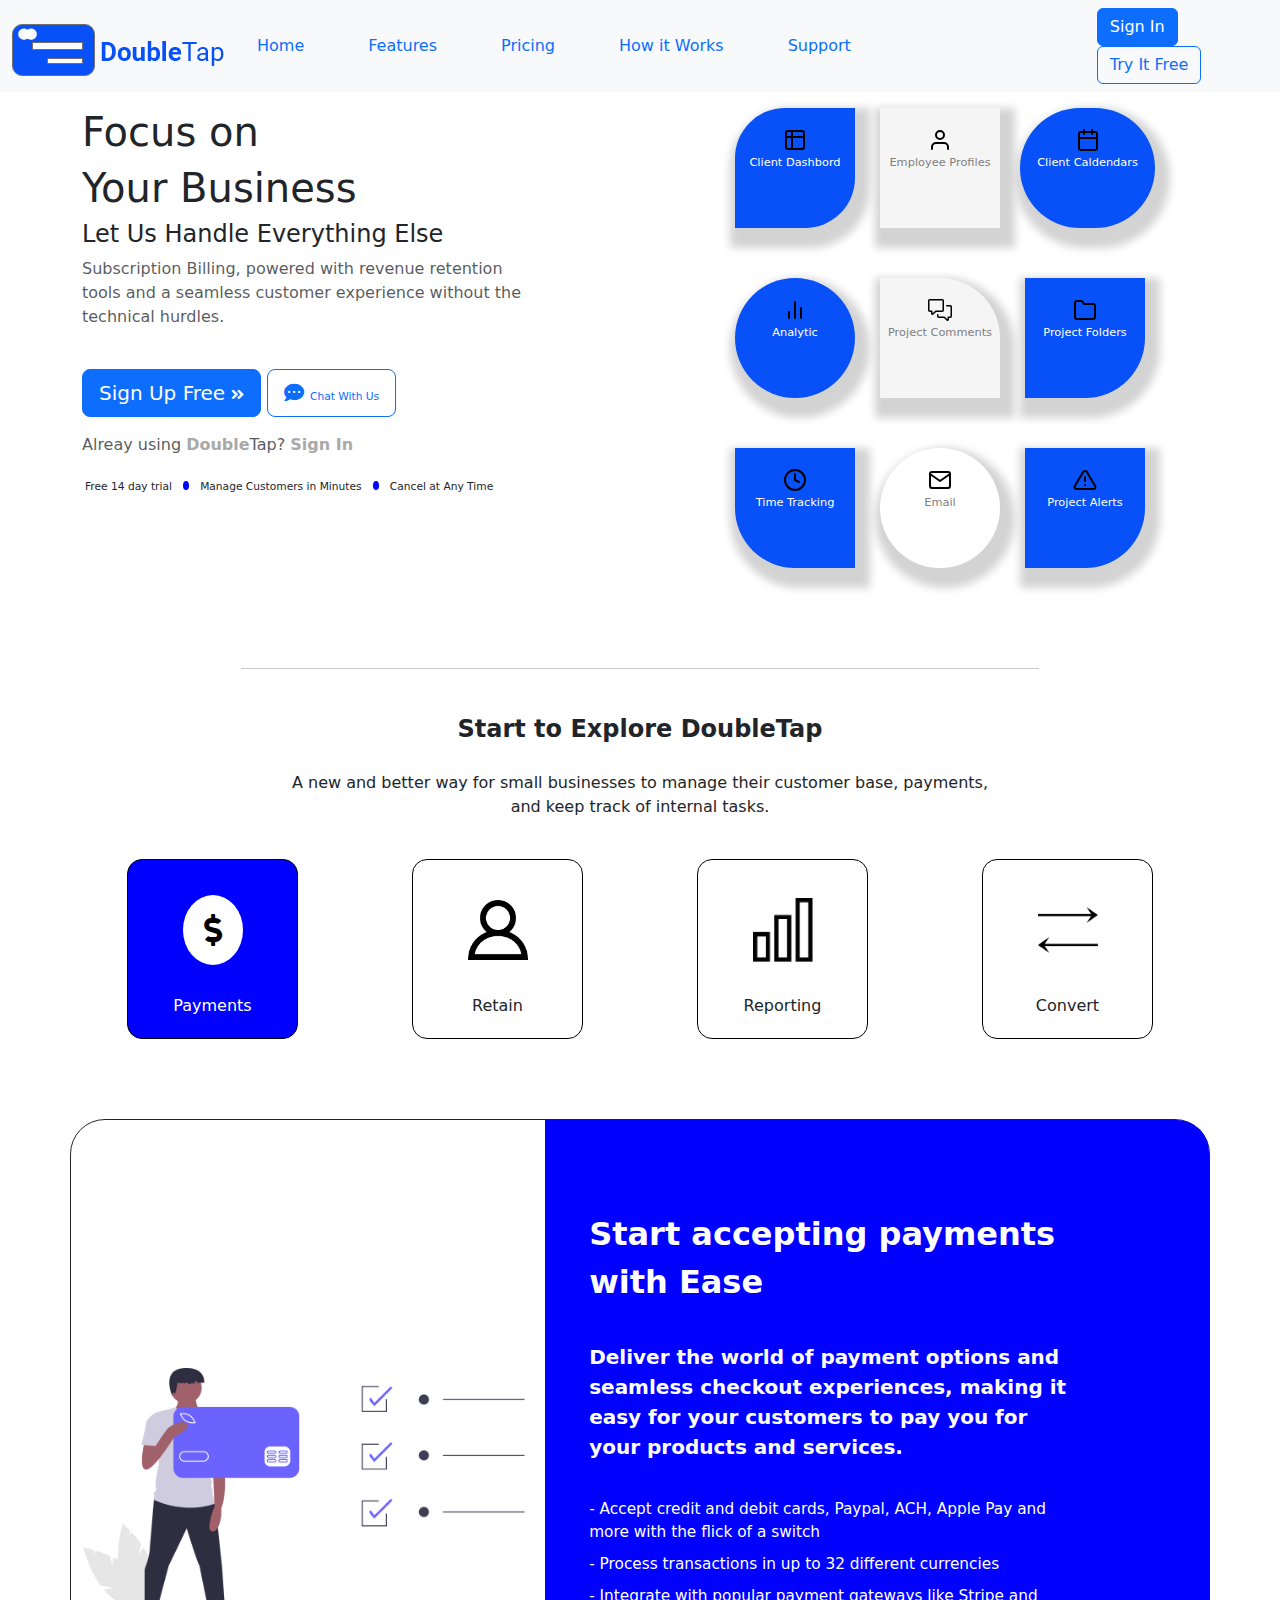
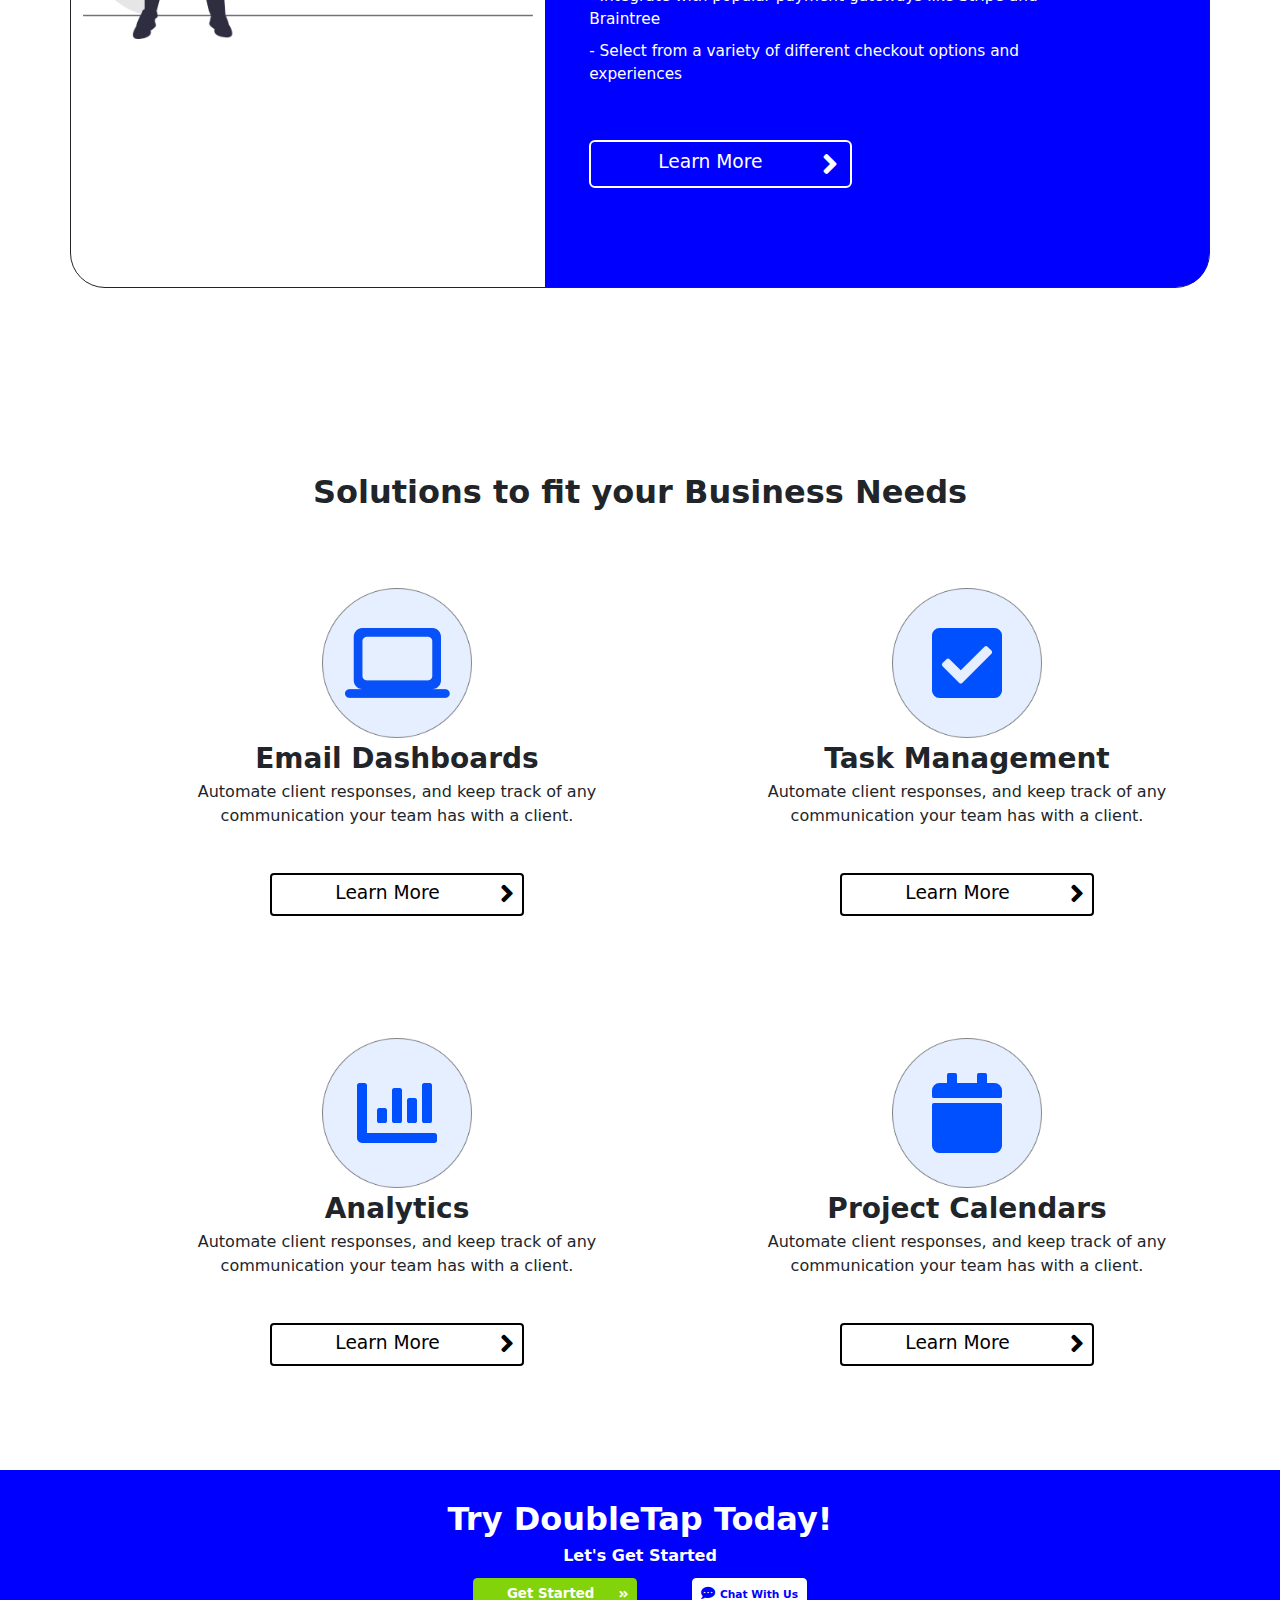
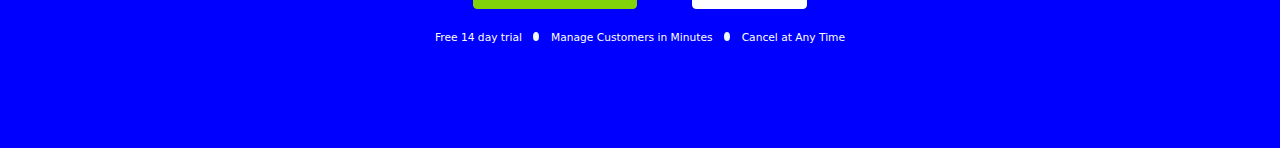
<file: index/index.html>
<!--
# sign-up - Salim
# sign-in - Fabian
# landing/index body - Swan - Project manager
    landing and how-it-works footers - Swan
# how-it-works body - Enoch
    landing and how-it-works navbar - Enoch
    landing and how-it-works 'focus on business' section - Enoch
 -->

<!DOCTYPE html>
<html lang="en">
<head>
<meta charset="UTF-8">
<meta name="viewport" content="width=device-width, initial-scale=1.0">
<meta http-equiv="X-UA-Compatible" content="ie=edge">
<meta name="Description" content="Enter your description here"/>
<link rel="stylesheet" href="https://cdnjs.cloudflare.com/ajax/libs/twitter-bootstrap/5.1.0/css/bootstrap.min.css">
<link rel="stylesheet" href="https://cdnjs.cloudflare.com/ajax/libs/font-awesome/5.15.4/css/all.min.css">
<link rel="stylesheet" href="main.css">
<title>DoubleTap CRM - Explore</title>
</head>
<body>

    <nav class="navbar navbar-expand-lg bg-body-tertiary"> <!-- beginning of navigation bar by Enoch-->
        <div class="container-fluid">
            <a class="navbar-brand" href="../index/index.html">
                <img src="../images_all/CRM-Main/Logo.png" alt="doubletap logo" width="" height="30" class="d-inline-block align-text-top">
            </a>
            <div class="collapse navbar-collapse">
                <div class="collapse navbar-collapse" id="navbarTogglerDemo03">
                    <ul class="nav justify-content-center">
                        <li class="nav-item">
                            <a class="nav-link" href="../index/index.html">Home</a>
                        </li>
                        <li class="nav-item">
                            <a class="nav-link" href="#"></a>
                        </li>
                        <li class="nav-item">
                            <a class="nav-link" href="#">Features</a>
                        </li>
                        <li class="nav-item">
                            <a class="nav-link" href="#"></a>
                        </li>
                        <li class="nav-item">
                            <a class="nav-link" href="#">Pricing</a>
                        </li>
                        <li class="nav-item">
                            <a class="nav-link" href="#"></a>
                        </li>
                        <li class="nav-item">
                            <a class="nav-link" href="../how_it_works/how_it_works.html">How it Works</a>
                        </li>
                        <li class="nav-item">
                            <a class="nav-link" href="#"></a>
                        </li>
                        <li class="nav-item">
                            <a class="nav-link" href="#">Support</a>
                        </li>
                        <li class="nav-item">
                            <a class="nav-link" href="#"></a>
                        </li>
                    </ul>
                    <div class=col></div>
                        <div class=col-2>
                            <a class="btn btn-primary" href="../sign_in/sign_in.html" role="button">Sign In</a>
                            <a class="btn btn-outline-primary" href="#" role="button">Try It Free</a>
                        </div>
                 </div>
            


            </div>
        </div> 
    </nav> <!-- end of navigation bar by Enoch-->

    <div class ="container"> <!--begining of focuos on your business by Enoch-->
        <div class = "row">
            <div><p></p></div>
        </div>
        <div class = "row">
            <div class = "col-5">
                <div><h1>Focus on</h1></div>
                <div><h1>Your Business</h1></div>
                <div><h4>Let Us Handle Everything Else</h4></div>
                <p class="text-muted">Subscription Billing, powered with revenue retention tools and 
                        a seamless customer experience without the technical hurdles.</p><br>
                        <a href="../sign_up/sign_up.html" class="btn btn-lg btn-primary">
                            <span span-get-started>Sign Up Free</span>
                            <i  class="fas fa-solid fa-angle-double-right fa-xs"></i></a>
                </button>
                <button id="btn-chat-foucs" class="btn btn-lg btn-outline-primary" type="button">
                    <i class="fas fa-comment-dots fa" alt="chat bubble image"></i>
                    <span id="span-chat">Chat With Us</span>
                </button>
                <div><p></p></div>
                <div class="text-muted">Alreay using <span class="bold-font">Double</span>Tap? <span class="bold-font">
                     Sign In</span></div>
                <div><p></p></div>
                            <div id="footer-ad-bottom">
                            <span>Free 14 day trial</span>
                            <img class="mini-ellipse-img" alt=""></img>
                            <span>Manage Customers in Minutes</span>
                            <img class="mini-ellipse-img" alt=""></img>
                            <span>Cancel at Any Time</span>
                            </div>
                
            </div>
            <div class="col-2">
            </div>
            <div class="col-5" >
                <div class="row">
                    <div class="square square-md col-2" id="teardrop">
                        <img src="../images_all/CRM-Main/table.svg" class="alignment" alt="..."><small>Client Dashbord</small> 
                    </div>
                    
                    <div class="square square-md col-2" id="box">
                        <img src="../images_all/CRM-Main/user.svg" class="alignment" alt="..."><small>Employee Profiles</small> 
                    </div>
                    
                    <div class="square square-md col-2" id="oval">
                        <img src="../images_all/CRM-Main/calendar.svg" class="alignment" alt="..."><small>Client Caldendars</small> 
                    </div>
                    </div>
                    <div class="row">
                        <div class="square square-md col-2" id="circle">
                            <img src="../images_all/CRM-Main/bar-chart-2.svg" class="alignment" alt="..."><small>Analytic</small> 
                        </div>
                        
                        <div class="square square-md col-2" id="top-right-curve">
                            <img src="../images_all/CRM-Main/comment-discussion.svg" class="alignment" alt="..."><small>Project Comments</small> 
                        </div>
                        
                        <div class="square square-md col-2" id="bottom-right-curve">
                            <img src="../images_all/CRM-Main/folder.svg" class="alignment" alt="..."><small>Project Folders</small> 
                        </div>
                    </div>
                    <div class="row">
                    <div class="square square-md col-2" id="bottom-left-curve">
                            <img src="../images_all/CRM-Main/clock.svg" class="alignment" alt="..."><small>Time Tracking</small> 
                        </div>
                        
                        <div class="square square-md col-2" id="circle-white">
                            <img src="../images_all/CRM-Main/mail.svg" class="alignment" alt="..."><small>Email</small> 
                        </div>
                        
                        <div class="square square-md col-2" id="bottom-right-curve">
                            <img src="../images_all/CRM-Main/alert-triangle.svg" class="alignment" alt="..."><small>Project Alerts</small> 
                        </div>
                    </div>
            </div>
    </div>
    </div><!-- end of focus on your business by Enoch-->

    <div id="bodycontent-container" class="container" > <!-- Landing Page main content by Swan starts here -->

        <div id="row-start-to-explore" class="row"><!-- start to explore  (TWO sections) starts here -->
            <hr style="width:70%"/>
            <div id="rowcontent-start-to-explore">
           
                <h4><strong>Start to Explore DoubleTap</strong></h4>
            <div>A new and better way for small businesses to manage their customer base, payments,
            and keep track of internal tasks.</div>
            </div>
        </div>
        <!-- end of explore Section 1 -->
        <!-- beginning of explore Section 2 -->
        <div id="explore-row-4-squares" class="row">

            <div id="explore-payments-outer" class="outer-explore-box col">
                <div class="inner-explore-box explore-caption-whitetext">
                    <div class="div-icon">
                        <i class="fas fa-dollar-sign fa-2x"></i>
                    </div>
                    <div class="explore-caption-whitetext">Payments</div>
                </div>
            </div>

            <div id="explore-retain-outer" class="outer-explore-box col">
                <div class="inner-explore-box">
                    <div class="div-icon div-img">
                        <!-- <i class="fas fa-dollar-sign fa-2x"></i> -->
                        <img src="../images_all/CRM-Main/Page-1@2x.png" alt="">
                    </div>
                    <div class ="explore-caption-blacktext">Retain</div>
                </div>
            </div>

            <div id="explore-reporting-outer" class="outer-explore-box col">
                <div class="inner-explore-box">
                    <div class="div-icon div-img">
                        <!-- <i class="fas fa-dollar-sign fa-2x"></i> -->
                        <img src="../images_all/CRM-Main/layer1@2x.png" alt="">
                    </div>
                    <div class ="explore-caption-blacktext">Reporting</div>
                </div>
            </div>

            <div id="explore-convert-outer" class="outer-explore-box col">
                <div class="inner-explore-box">
                    <div class="div-icon div-img">
                        <!-- <i class="fas fa-dollar-sign fa-2x"></i> -->
                        <img src="../images_all/CRM-Main/upanddown opposite sidebyside updown directions two arrows@2x.png" alt="">
                    </div>

                    <div class ="explore-caption-blacktext">Convert</div>
                </div>
                
            </div>
    
        </div><!-- start to explore  (TWO sections) ends here -->

        <!-- beginning of ACCEPTING PAYMENTS SUPERBOX -->
        <div id="row-start-accepting-payments" class="row border border-dark border-1">
            
            <div id="leftsection-start-accepting-payments" class="col col-5">
                <img src="../images_all/CRM-Main/credit-card-picture@2x.png" alt="a man holding up oversized credit card, suitable to fit the abstract corporate art style of the entire company" srcset="">
            </div>
            <div id="rightsection-start-accepting-payments" class="col col-7">
                <div id="rightsection-payments-inner-box" class="">
                    <div style="font-weight:600; margin-top:10vh;" class="font-size fs-2">Start accepting payments with Ease</div>
                    <div style="font-weight:600;" class="font-size fs-5">
                        Deliver the world of payment options and seamless checkout experiences,
                        making it easy for your customers to pay you for your products and services.
                    </div>
                    <div>
                        
                            <li>- Accept credit and debit cards, Paypal, ACH, Apple Pay and more with the flick of a switch</li>
                            <li>- Process transactions in up to 32 different currencies</li>
                            <li>- Integrate with popular payment gateways like Stripe and Braintree</li>
                            <li>- Select from a variety of different checkout options and experiences</li>
                        
                    </div> 
                    <button id="btn-l-m-blue" class="btn-learn-more btn btn-outline-primary text-white border-white border-2" type="button">
                        <span id="span-learn-more">Learn More</span>
                        <i class="fas fa-angle-right fa-2x"></i>
                    </button>
                </div>
            </div>

        </div><!-- END OF ACCEPTING PAYMENTS SUPERBOX -->


        <div id="solutions-row-1" class="row"><!-- solutions to fit your Business Needs sections (class="row") x3 start here -->
            <div class="col">   
                <div style="font-weight:600;" id="solutions-title" class="font-size fs-2 text-center">
                    Solutions to fit your Business Needs
                </div>
            </div> 
        </div>

        <div id="solutions-row-2" class="row">                <!-- begin section 2 -->
            <div class="col col-6">
                <div class="solutions-quadrant-box">
                    <div class="sol-quad-inner-box">
                        <div class="quad-image-div">
                            <img id="solutions-pic-email" src="../images_all/CRM-Main/Path 60@2x.png" alt="" srcset="">
                        </div>
                        <div style="font-weight:600;" class="font-size fs-3">
                            Email Dashboards
                        </div>
                        <div>
                            Automate client responses, and keep track of any communication your team has with a client.
                        </div>
                    <button id="" class="btn-learn-more btn btn-outline-primary btn-sm border-2" type="button">
                        <span id="span-learn-more">Learn More</span>
                        <i class="fas fa-angle-right fa-2x"></i>
                    </button>
                    </div>
                </div>
            </div>
            <div class="col col-6">
                <div class="solutions-quadrant-box">
                    <div class="sol-quad-inner-box">
                        <div class="quad-image-div">
                            <!-- <img id="solutions-pic-email" src="/images_all/CRM-Main/Path 60@2x.png" alt="" srcset=""> -->
                            <i class="fas fa-regular fa-check-square fa-5x" ></i>
                        </div>
                        <div style="font-weight:600;" class="font-size fs-3">
                            Task Management
                        </div>
                        <div>
                            Automate client responses, and keep track of any communication your team has with a client.
                        </div>
                    <button id="" class="btn-learn-more btn btn-outline-primary btn-sm border-2" type="button">
                        <span id="span-learn-more">Learn More</span>
                        <i class="fas fa-angle-right fa-2x"></i>
                    </button>
                    </div>
                </div>
            </div>
        </div>
 
        <div id="solutions-row-3" class="row">               <!-- begin seciton 3 -->
            <div class="col col-6">
                <div class="solutions-quadrant-box">
                    <div class="sol-quad-inner-box">
                        <div class="quad-image-div">
                            <!-- <img id="solutions-pic-email" src="/images_all/CRM-Main/Path 60@2x.png" alt="" srcset=""> -->
                            <i class="fas fa-chart-bar fa-5x" ></i>
                        </div>
                        <div style="font-weight:600;" class="font-size fs-3">
                            Analytics
                        </div>
                        <div>
                            Automate client responses, and keep track of any communication your team has with a client.
                        </div>
                    <button id="" class="btn-learn-more btn btn-outline-primary btn-sm border-2" type="button">
                        <span id="span-learn-more">Learn More</span>
                        <i class="fas fa-angle-right fa-2x"></i>
                    </button>
                    </div>
                </div>
            </div>
            <div class="col col-6">
                <div class="solutions-quadrant-box">
                    <div class="sol-quad-inner-box">
                        <div class="quad-image-div">
                            <!-- <img id="solutions-pic-email" src="/images_all/CRM-Main/Path 60@2x.png" alt="" srcset=""> -->
                            <i class="fas fa-regular fa-calendar fa-5x" ></i>
                        </div>
                        <div style="font-weight:600;" class="font-size fs-3">
                            Project Calendars
                        </div>
                        <div>
                            Automate client responses, and keep track of any communication your team has with a client.
                        </div>
                    <button id="" class="btn-learn-more btn btn-outline-primary btn-sm border-2" type="button">
                        <span id="span-learn-more">Learn More</span>
                        <i class="fas fa-angle-right fa-2x"></i>
                    </button>
                    </div>
                </div>
            </div>
        </div><!-- solutions to fit your Business Needs sections *3 end here -->



    </div> <!-- Landing Page main content by Swan ends here -->

    <footer class="vh-75"><!-- footer by Swan -->
        <div id="footer footer-div" class="container-fluid">
            <!-- entire footer goes in 1 Row -->
            <div class="row justify-content-center">
                <!-- 3 columns, empty/Stuff/empty -->
                <div class="col-3">
                </div>
                <!-- central column with stuff in it -->
                <div class="col col-6 center-foot-col">
                    <h2>Try DoubleTap Today!</h2>
                    <h6>Let's Get Started</h6>
                        <div id="footer-buttons-div">
                            <a href="../sign_up/sign_up.html"><button id="btn-get-started" class="btn btn-sm btn-success" type="button">
                                <span id="span-get-started">Get Started</span>
                                <i class="fas fa-solid fa-angle-double-right fa-xs"></i>
                            </button></a>
                            <button id="btn-chat" class="btn btn-sm btn-outline-primary" type="button">
                                <i class="fas fa-comment-dots fa" alt="chat bubble image"></i>
                               <span id="span-chat">Chat With Us</span>
                            </button>
                        </div>
                        
                        <div id="footer-ad-bottom">
                            <span>Free 14 day trial</span>
                            <img class="mini-ellipse-img" alt=""></img>
                            <span>Manage Customers in Minutes</span>
                            <img class="mini-ellipse-img" alt=""></img>
                            <span>Cancel at Any Time</span>
                            </div>

                </div>

                <div class="col col-3">
                </div>
            </div>
                
    </footer><!-- end of Footer by Swan -->


<script src="https://cdnjs.cloudflare.com/ajax/libs/popper.js/2.9.2/umd/popper.min.js"></script>
<script src="https://cdnjs.cloudflare.com/ajax/libs/twitter-bootstrap/5.1.0/js/bootstrap.min.js"></script>
</body>
</html>
</file>
<file: index/main.css>
/* BELOW HERE IS ALL CSS for Enoch's Navbar and Focus on Your Business page header */
.box{
    max-height: 10%;
    max-width: 100%;
}
    
.bold-font{
    font-weight: 900; 
    color: darkgray;
}
    
.small{
    color: grey;
    font-size: small;
}


img {
    border: 0 none;
    display: inline-block;
    height: auto;
    max-width: 100%;
    vertical-align: middle;
  }

.font-size{
    font-size: 10px;
}
#teardrop{
    background-color: #0850f8;
    width: 120px;
    height: 120px;
    border-bottom-right-radius: 50px;
    border-top-left-radius: 50px;
    margin-right: 25px;
    box-shadow: 5px 10px 8px 10px lightgray;
    font-size: small;
    color:white;
    padding: 10px 0px;
    text-align: center;
    margin-bottom: 50px;
    
}

#shadow{
    box-shadow: 5px 10px 8px 10px lightgray;
}

#box{
    background-color: whitesmoke;
    width: 120px;
    height: 120px;
    margin-right: 20px;
    box-shadow: 5px 10px 8px 10px lightgray;
    font-size:small;
    text-align: center;
    padding: 10px 0px;
    margin-bottom: 50px;
    color:grey

}

#oval{
        background-color: #0850f8;
        width: 135px;
        height: 120px;
        border-top-right-radius: 60px;
        border-bottom-right-radius: 60px;
        border-top-left-radius: 60px;
        border-bottom-left-radius: 60px;
        vertical-align: middle;
        color:white;
        box-shadow: 5px 10px 8px 10px lightgray;
        font-size:small;
        text-align: center;
        padding: 10px 0px;
        margin-bottom: 50px;
      

}
.alignment{
    display:block;
    margin-left: auto;
    margin-right: auto;
    margin-top: 10px;
    margin-bottom: auto;
    font-size:x-small;
}
   
    
.text{
    vertical-align: middle;
    color:grey;
    font-size:smaller;
    text-align: center;
    padding: 10px 0px;
}

.white{
    color:white
}
.grey{
    color:grey
}

#circle{
    background-color: #0850f8;
    width: 120px;
    height: 120px;
    border-bottom-right-radius: 60px;
    border-top-left-radius: 60px;
    border-bottom-left-radius: 60px;
    border-top-right-radius: 60px;
    margin-right: 25px;
    box-shadow: 5px 10px 8px 10px lightgray;
    font-size: small;
    color:white;
    padding: 10px 0px;
    text-align: center;
    margin-bottom: 50px;
}

#top-right-curve{
    background-color: whitesmoke;
    width: 120px;
    height: 120px;
    border-top-right-radius: 50px;
    margin-right: 25px;
    box-shadow: 5px 10px 8px 10px lightgray;
    font-size: small;
    color:white;
    padding: 10px 0px;
    text-align: center;
    margin-bottom: 50px;
    color:grey
}

#top-right-curve{
    background-color: whitesmoke;
    width: 120px;
    height: 120px;
    border-top-right-radius: 60px;
    margin-right: 25px;
    box-shadow: 5px 10px 8px 10px lightgray;
    font-size: small;
    color:white;
    padding: 10px 0px;
    text-align: center;
    margin-bottom: 50px;
    color:grey
}
#bottom-right-curve{
    background-color: #0850f8;
    width: 120px;
    height: 120px;
    border-bottom-right-radius: 60px;
    margin-right: 25px;
    box-shadow: 5px 10px 8px 10px lightgray;
    font-size: small;
    color:white;
    padding: 10px 0px;
    text-align: center;
    margin-bottom: 50px;
    color:white
}

#circle-white{
    background-color: white;
    width: 120px;
    height: 120px;
    border-bottom-right-radius: 60px;
    border-top-left-radius: 60px;
    border-bottom-left-radius: 60px;
    border-top-right-radius: 60px;
    margin-right: 25px;
    box-shadow: 5px 10px 8px 10px lightgray;
    font-size: small;
    color:grey;
    padding: 10px 0px;
    text-align: center;
    margin-bottom: 50px;
}
#bottom-left-curve{
    background-color: #0850f8;
    width: 120px;
    height: 120px;
    border-bottom-left-radius: 60px;
    margin-right: 25px;
    box-shadow: 5px 10px 8px 10px lightgray;
    font-size: small;
    color:white;
    padding: 10px 0px;
    text-align: center;
    margin-bottom: 50px;
    color:white;
}


/* Above here is all CSS for Enoch's Navbar and Focus On Your Business page header */
    
/* Starting here is CSS for the main content of the page */

#bodycontent-container{
    /* height: 120vh; */
    /* background-color: rgb(228, 200, 200); */
}


            /* BEGINNING OF START TO EXPLORE ICONS x4 */
#row-start-to-explore {
    /* background-color: red; */
    text-align:center;
    padding-top: 50px;
    justify-content: center;

}

#rowcontent-start-to-explore{
    display:flex;
    flex-direction: column;
    align-items: center;
    padding-top: 30px;
}

#rowcontent-start-to-explore h4{
    margin-bottom: 3vh;
}

#rowcontent-start-to-explore div{
    width:80vh;
    /* margin-bottom: -3vh; */
}

#explore-row-4-squares {
    background-color: white;
    /* border: 1px solid black; */
    margin-top: 40px;
 
}


.outer-explore-box {
    /* color:green; */
    display: flex;
    flex-direction: column;
    align-items: center;

    /* border:orange dashed 1px; */


}

.inner-explore-box {
    /* color:green; */
    display: flex;
    flex-direction: column;
    align-items: center;
    justify-content: flex-end;
    border:solid black 1px;
    border-radius: 15px;
    width: 19vh;
    height: 20vh;
}

.inner-explore-box div{
    margin:20px;
    margin-top:auto;
}
.inner-explore-box .div-icon{
    margin-top:35px;
    width:60px;
    height:70px;
    /* border: 1px black solid; */
    border-radius: 50%;
    background-color:white;
    display:flex;
    justify-content: center;
    align-items: center;
    justify-items: center;
    align-content: center;
}
.inner-explore-box .div-img{

}


.explore-caption-blacktext{
    /* border: dashed blue 1px; */

}

.explore-caption-whitetext{
    /* border: dashed blue 1px; */
    color:white;
    background-color: blue;
}

.fa-dollar-sign{
    color:black;
}
            /* END OF START TO EXPLORE ICONS x4 */


            /* BEGINNING OF START ACCEPTING PAYMENTS SUPERBOX */
#row-start-accepting-payments {
    margin-top: 80px;
    border-radius: 35px;
    margin-bottom: 80px;
}

#leftsection-start-accepting-payments{
    display:flex;
    justify-content: center;
    align-items: center;

}


#rightsection-start-accepting-payments{
    background-color: blue;
    border-top-right-radius:32px;
    border-bottom-right-radius: 32px;
    display:flex;
    flex-direction: column;
    justify-content: center;
}

#rightsection-start-accepting-payments *{
    color: white;
}

#rightsection-payments-inner-box{
    margin-right: 8em;
    margin-left: 2em;

}

#rightsection-payments-inner-box div{
    margin-top: 4vh;
}

#rightsection-payments-inner-box>div>li{
list-style-type: none;
font-size: 11.5pt;
font-weight: 100;
margin-top: 1vh;
margin-bottom: 1vh;
}

.btn-learn-more{
    display: inline-flex;
    align-items: center;
    justify-items: center;
    border: 2px black solid;
    color:black;
    margin-top: 5vh;
    margin-bottom: 11vh;
}

.btn-learn-more:hover{
    background-color:rgb(0, 80, 255);
    border-color: rgb(0, 80, 255);
}

#span-learn-more{
    margin-right: 60px;
    margin-left: 55px;
    font-size: 14pt;
    margin-bottom: 3px;
}
#btn-l-m-blue:hover{
    background-color:white;
}

#btn-l-m-blue:hover *{
    color:blue;
}
            /* END OF START ACCEPTING PAYMENTS SUPERBOX */

            /* BEGINNING OF SOLUTIONS QUADRANTS */
#solutions-row-1{
    margin-top: 20vh;
    margin-bottom: -2vh;
}

#solutions-row-2{
    /* border: solid green 1px; */
    display:flex;
    flex-direction: row;
    /* margin-bottom: 8vh; */
}

#solutions-row-2 *{
    /* border: solid green 1px; */
}

#solutions-row-3{
    margin-bottom: 8vh;
}

.solutions-quadrant-box{
    /* border: dashed green 1px; */
    text-align:center;
    margin: 10vh;
    width: 50vh;
    height:30vh;
    /* padding: 5vh; */
}

.sol-quad-inner-box div *{
    /* border: dotted blue 2px;
    display:inline-flex;
    flex-direction: column;
    align-items:center;
    justify-content: center;
    justify-items: center;
    text-align: center; */
}
.sol-quad-inner-box btn{

}

.quad-image-div {
    background-image: url(../images_all/CRM-Main/Ellipse\ 13@2x.png);
    /* border: black 1px dashed; */
    background-repeat:no-repeat;
    background-size: contain;
    /* background-attachment: local;; */
    /* background-position: 30px; */
    display:inline-flex;
    flex-direction: column;
    align-items:center;
    justify-content: center;
    justify-items: center;
    text-align:center;
    width: 150px;
    height: 150px;
    /* margin: 10vh; */
    /* padding: 5vh; */
    
}
.quad-image-div i{
   color:rgb(0, 80, 255);
}
.quad-image-div img{
    height: 70px;
}

/* CSS for main content ends here. */

/* BELOW HERE IS ALL CSS FOR THE FOOTER by Swan */
footer {
    background-color: blue;
    padding-top: 30px;
    padding-bottom: 100px;
}

footer * {
    font-weight:bold;
}

#footer-div{
    display:flex;
    flex-direction: column;
    height: 40vh;
    padding: 40px;

}
.center-foot-col{
    display:flex;
    flex-direction: column;
    align-items:center;
    color: white;
    width:fit-content;
}

#footer-buttons-div {
    padding-top: 5px;
    padding-bottom:15px
}

#btn-get-started{
    color:white;
    background-color: rgb(131, 211, 11);
    /* padding-right: 10px; */
        /* padding-left: 25px; */
    margin-right: 50px;
    border:solid 1px rgb(131, 211, 11);
}

#btn-get-started:hover {
    /* color: rgb(131, 211, 11); */
    color:white;
    border-color: white;
    background-color:transparent;
}

#span-get-started {
    margin-right: 20px;
    margin-left: 25px;
    font-size: 10pt;
    
}

#btn-chat {
    background-color: white;
    color: blue;
    border: 1px solid white;    
}
    
#btn-chat:hover {
     /* color: none; */
     background-color: blue;
     border-color: white;
     color:white;
}

#span-chat{
    font-size: 8pt;

}

#footer-ad-bottom * {
    font-weight:normal;
    font-size: 8pt;
    margin: 3px;
    display: inline;
}

.mini-ellipse-img {
    background-color: blue;
    border: none;    
    border-radius: 100%;
    padding-left:4px;
    height:9px;
    width: 6px;
    
}

footer .mini-ellipse-img {
    background-color: aliceblue;
}
/* END OF CSS FOR THE FOOTER */
</file>
